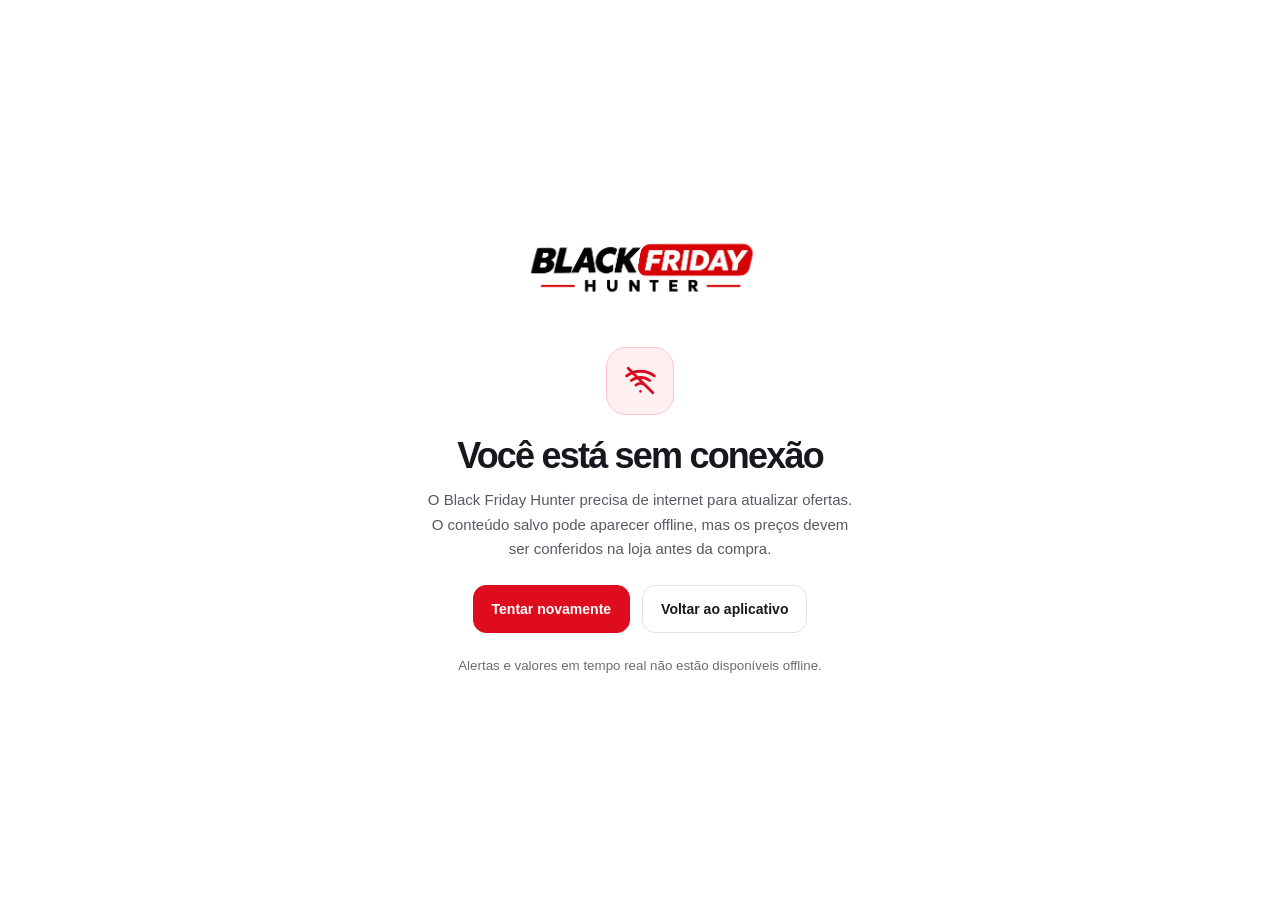
<file: app/offline.html>
<!doctype html>
<html lang="pt-BR"><head>
<meta charset="utf-8">
<meta name="viewport" content="width=device-width,initial-scale=1">
<meta name="theme-color" content="#ffffff">
<link rel="manifest" href="/app/manifest.webmanifest">
<link rel="icon" href="/app/icon-192.png" type="image/png">
<link rel="apple-touch-icon" sizes="180x180" href="/app/apple-touch-icon.png">
<title>Black Friday Hunter · Sem conexão</title>
<style>
:root{font-family:Inter,-apple-system,BlinkMacSystemFont,Arial,sans-serif;color:#17171d;background:#fff}
*{box-sizing:border-box}
body{margin:0;min-height:100svh;display:flex;align-items:center;justify-content:center;padding:26px}
main{width:min(540px,100%);text-align:center}
.logo{width:min(255px,75vw);height:auto;margin:0 auto 34px}
.symbol{width:68px;height:68px;display:grid;place-items:center;margin:0 auto 20px;border-radius:20px;background:#fff1f2;border:1px solid #ffc4c9}
.symbol svg{width:37px;height:37px;fill:none;stroke:#d70c1f;stroke-width:1.8;stroke-linejoin:round;stroke-linecap:round}
h1{font-size:clamp(25px,6vw,36px);line-height:1.14;letter-spacing:-.05em;margin:0 0 12px}
p{color:#585963;line-height:1.65;font-size:15px;margin:0 auto 23px;max-width:430px}
.actions{display:flex;justify-content:center;flex-wrap:wrap;gap:12px}
a,button{min-height:48px;padding:12px 18px;border-radius:13px;display:inline-flex;align-items:center;justify-content:center;text-decoration:none;border:1px solid #d90c1e;background:#de0c1d;color:#fff;font-weight:800;font-size:14px;cursor:pointer}
a{border-color:#e1e1e5;background:white;color:#18181e}
small{display:block;color:#6c6b72;margin-top:23px;line-height:1.5}
</style></head><body><main>
<img class="logo" src="/app/assets/logo-v4.webp" width="255" height="85" alt="Black Friday Hunter">
<div class="symbol" aria-hidden="true"><svg viewBox="0 0 24 24"><path d="M3 9a15 15 0 0 1 18 0M6 12a10 10 0 0 1 12 0M9 15a5 5 0 0 1 6 0M12 19h.01M4 4l16 16"/></svg></div>
<h1>Você está sem conexão</h1>
<p>O Black Friday Hunter precisa de internet para atualizar ofertas. O conteúdo salvo pode aparecer offline, mas os preços devem ser conferidos na loja antes da compra.</p>
<div class="actions"><button onclick="location.reload()">Tentar novamente</button><a href="/app/">Voltar ao aplicativo</a></div>
<small>Alertas e valores em tempo real não estão disponíveis offline.</small>
</main></body></html>
</file>
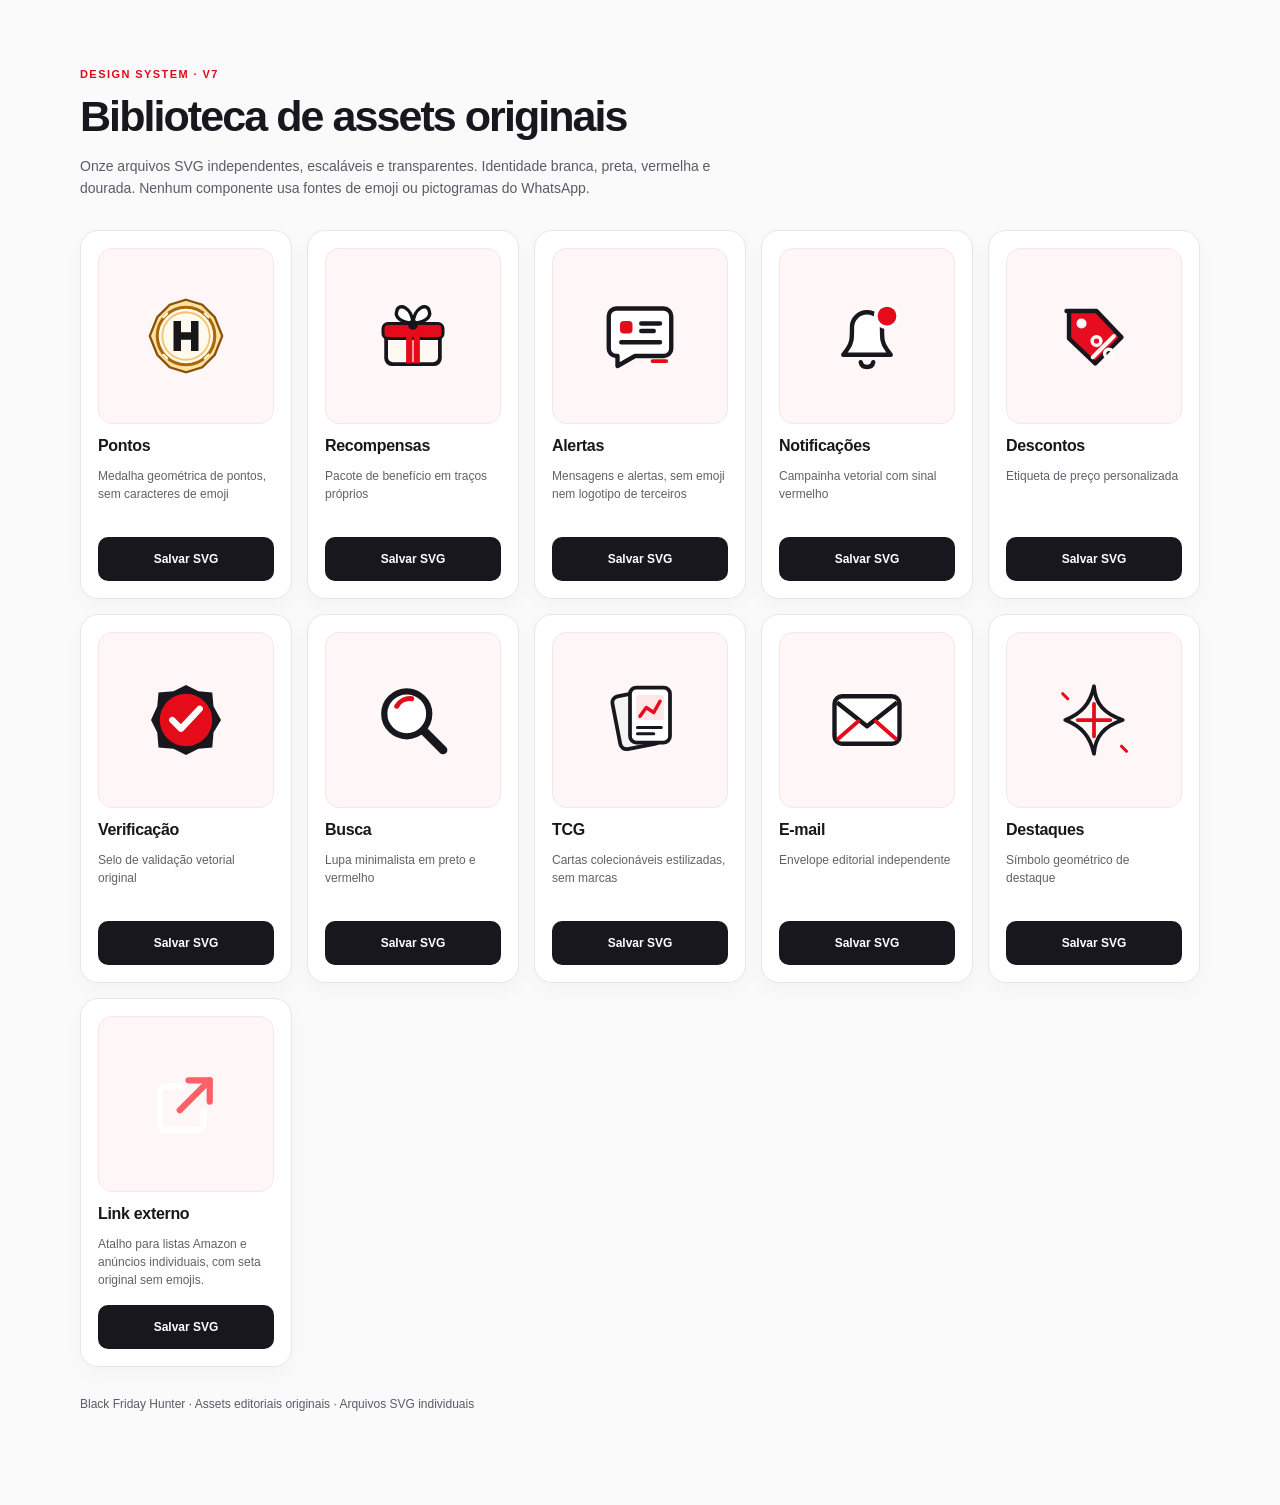
<file: app/assets/icons/preview.html>
<!doctype html>
<html lang="pt-BR">
<head>
<meta charset="utf-8">
<meta name="viewport" content="width=device-width, initial-scale=1">
<meta name="theme-color" content="#ffffff">
<title>Black Friday Hunter — Biblioteca de ícones originais</title>
<style>
:root{font-family:Inter,Arial,sans-serif;background:#fafafb;color:#17171d}
*{box-sizing:border-box}
body{margin:0;padding:clamp(20px,5vw,65px)}
header{max-width:1120px;margin:0 auto 30px}
.kicker{font-size:11px;letter-spacing:.13em;text-transform:uppercase;font-weight:800;color:#db0c19}
h1{font:800 clamp(27px,4vw,43px)/1.14 Arial,sans-serif;letter-spacing:-.045em;margin:10px 0}
header p{color:#5b5b66;max-width:680px;font-size:14px;line-height:1.6}
.gallery{max-width:1120px;margin:auto;display:grid;grid-template-columns:repeat(5,minmax(0,1fr));gap:15px}
.tile{border:1px solid #e7e7eb;border-radius:18px;background:#fff;padding:17px;box-shadow:0 7px 20px #17171d08}
.art{aspect-ratio:1;display:grid;place-items:center;border-radius:14px;background:#fff7f7;border:1px solid #fae5e5}
.art img{width:80px;height:80px;object-fit:contain}
.tile h2{font-size:16px;font-weight:800;margin:13px 0 6px;letter-spacing:-.02em}
.tile p{font-size:12px;line-height:1.5;color:#61616a;min-height:58px}
.tile a{min-height:44px;text-decoration:none;background:#17171d;color:white;display:flex;align-items:center;justify-content:center;border-radius:10px;padding:10px;font-size:12px;font-weight:800}
.tile a:hover,.tile a:focus-visible{background:#d90b1b}
footer{margin:30px auto;max-width:1120px;color:#5b5b66;font-size:12px}
@media(max-width:1000px){.gallery{grid-template-columns:repeat(3,minmax(0,1fr))}}
@media(max-width:570px){.gallery{grid-template-columns:repeat(2,minmax(0,1fr));gap:10px}.tile{padding:11px}.art img{width:66px;height:66px}.tile p{min-height:85px;font-size:11px}}
@media(max-width:340px){.gallery{grid-template-columns:1fr}.tile p{min-height:0}}
</style>
</head>
<body>
<header><span class="kicker">Design system · V7</span><h1>Biblioteca de assets originais</h1>
<p>Onze arquivos SVG independentes, escaláveis e transparentes. Identidade branca, preta, vermelha e dourada. Nenhum componente usa fontes de emoji ou pictogramas do WhatsApp.</p></header>
<main class="gallery"><article class="tile"><div class="art"><img loading="lazy" src="./points-medallion.svg" width="80" height="80" alt="Asset vetorial: Pontos"></div><h2>Pontos</h2><p>Medalha geométrica de pontos, sem caracteres de emoji</p><a href="./points-medallion.svg" download="points-medallion.svg">Salvar SVG</a></article>
<article class="tile"><div class="art"><img loading="lazy" src="./rewards-parcel.svg" width="80" height="80" alt="Asset vetorial: Recompensas"></div><h2>Recompensas</h2><p>Pacote de benefício em traços próprios</p><a href="./rewards-parcel.svg" download="rewards-parcel.svg">Salvar SVG</a></article>
<article class="tile"><div class="art"><img loading="lazy" src="./alert-message.svg" width="80" height="80" alt="Asset vetorial: Alertas"></div><h2>Alertas</h2><p>Mensagens e alertas, sem emoji nem logotipo de terceiros</p><a href="./alert-message.svg" download="alert-message.svg">Salvar SVG</a></article>
<article class="tile"><div class="art"><img loading="lazy" src="./notification-bell.svg" width="80" height="80" alt="Asset vetorial: Notificações"></div><h2>Notificações</h2><p>Campainha vetorial com sinal vermelho</p><a href="./notification-bell.svg" download="notification-bell.svg">Salvar SVG</a></article>
<article class="tile"><div class="art"><img loading="lazy" src="./discount-tag.svg" width="80" height="80" alt="Asset vetorial: Descontos"></div><h2>Descontos</h2><p>Etiqueta de preço personalizada</p><a href="./discount-tag.svg" download="discount-tag.svg">Salvar SVG</a></article>
<article class="tile"><div class="art"><img loading="lazy" src="./verified-badge.svg" width="80" height="80" alt="Asset vetorial: Verificação"></div><h2>Verificação</h2><p>Selo de validação vetorial original</p><a href="./verified-badge.svg" download="verified-badge.svg">Salvar SVG</a></article>
<article class="tile"><div class="art"><img loading="lazy" src="./search-lens.svg" width="80" height="80" alt="Asset vetorial: Busca"></div><h2>Busca</h2><p>Lupa minimalista em preto e vermelho</p><a href="./search-lens.svg" download="search-lens.svg">Salvar SVG</a></article>
<article class="tile"><div class="art"><img loading="lazy" src="./tcg-cards.svg" width="80" height="80" alt="Asset vetorial: TCG"></div><h2>TCG</h2><p>Cartas colecionáveis estilizadas, sem marcas</p><a href="./tcg-cards.svg" download="tcg-cards.svg">Salvar SVG</a></article>
<article class="tile"><div class="art"><img loading="lazy" src="./mail-envelope.svg" width="80" height="80" alt="Asset vetorial: E-mail"></div><h2>E-mail</h2><p>Envelope editorial independente</p><a href="./mail-envelope.svg" download="mail-envelope.svg">Salvar SVG</a></article>
<article class="tile"><div class="art"><img loading="lazy" src="./benefits-spark.svg" width="80" height="80" alt="Asset vetorial: Destaques"></div><h2>Destaques</h2><p>Símbolo geométrico de destaque</p><a href="./benefits-spark.svg" download="benefits-spark.svg">Salvar SVG</a></article>
<article class="tile"><div class="art"><img loading="lazy" src="./external-link.svg" width="80" height="80" alt="Asset vetorial: Link externo"></div><h2>Link externo</h2><p>Atalho para listas Amazon e anúncios individuais, com seta original sem emojis.</p><a href="./external-link.svg" download="external-link.svg">Salvar SVG</a></article></main>
<footer>Black Friday Hunter · Assets editoriais originais · Arquivos SVG individuais</footer>
</body>
</html>
</file>
